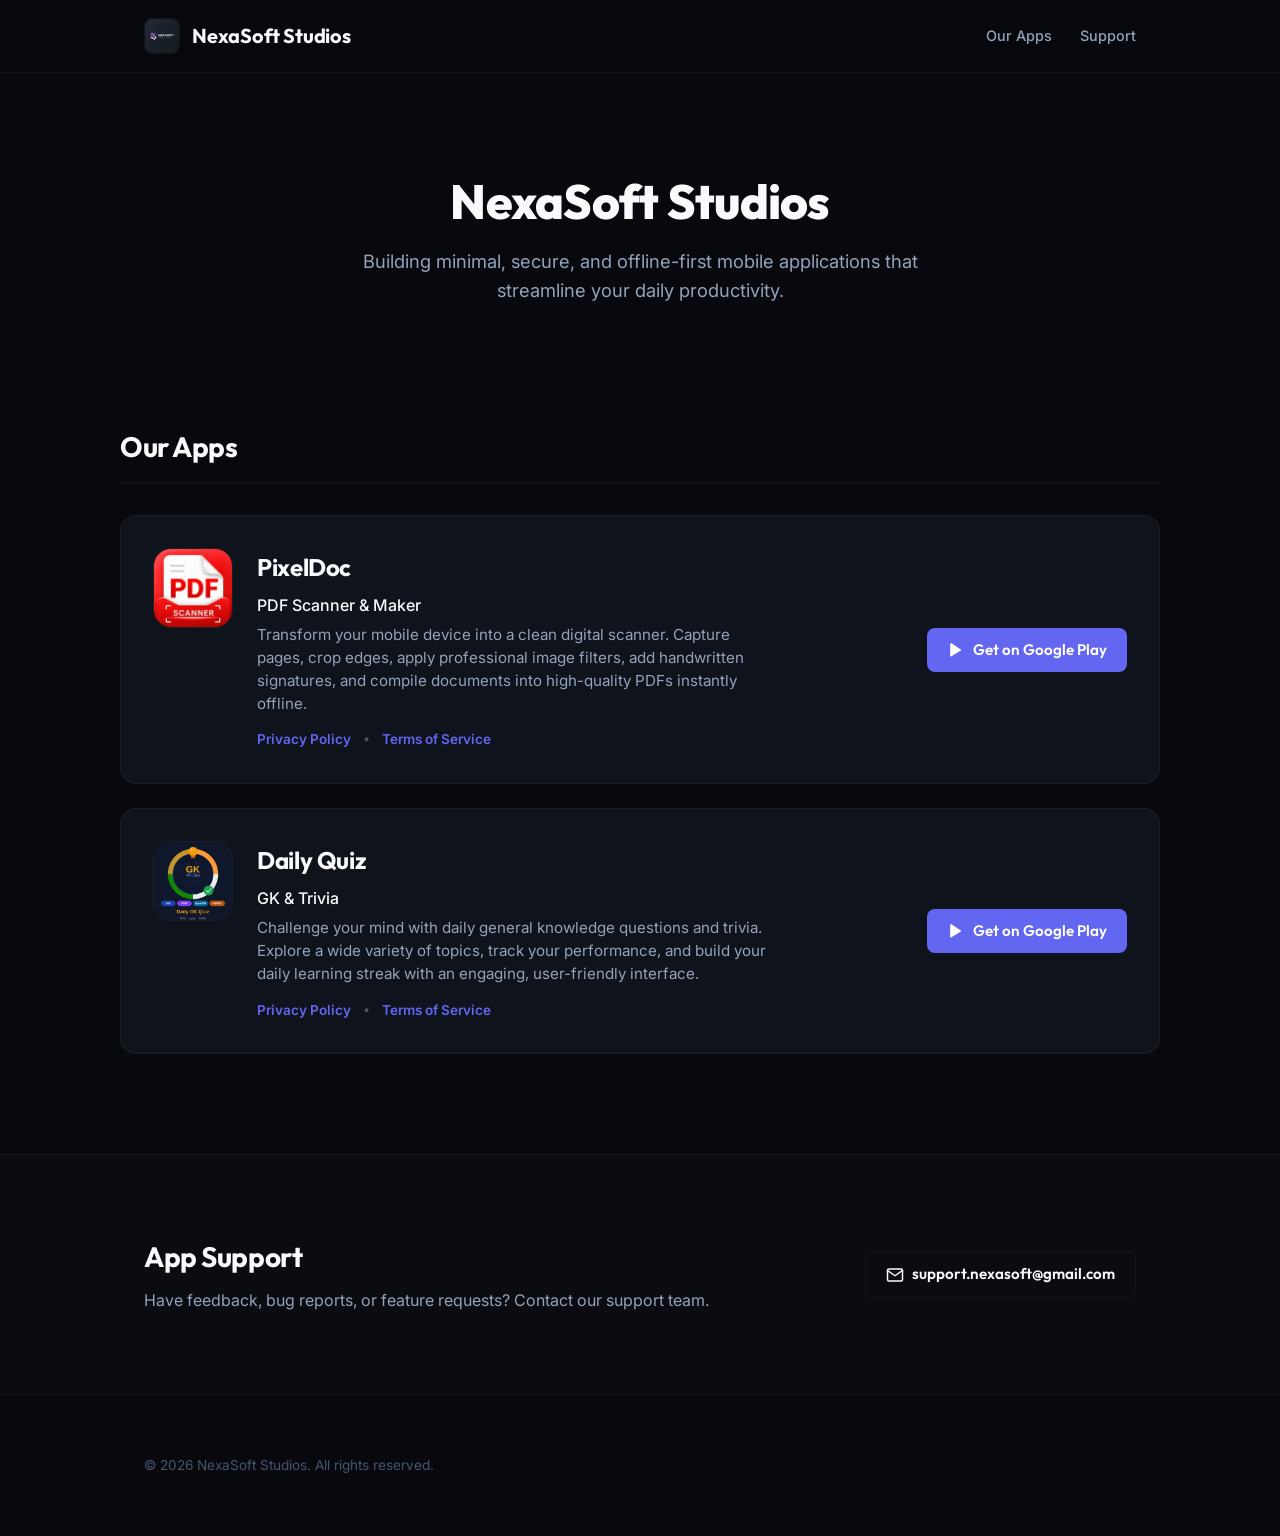
<file: index.html>
<!DOCTYPE html>
<html lang="en">
<head>
  <meta charset="UTF-8">
  <meta name="viewport" content="width=device-width, initial-scale=1.0">
  <meta name="description" content="NexaSoft Studios: Independent mobile app development studio crafting fast, offline-first, and functional utilities.">
  <title>NexaSoft Studios - Mobile App Studio</title>
  <link rel="stylesheet" href="style.css?v=1.0.2">
  <link rel="icon" type="image/png" href="favicon.png">
</head>
<body>

  <!-- Header Section -->
  <header>
    <div class="container nav-wrapper">
      <a href="index.html" class="logo">
        <img src="logo.png?v=1.0.2" alt="NexaSoft Studios Logo" class="logo-img">
        <span class="logo-text">NexaSoft Studios</span>
      </a>
      <ul class="nav-links">
        <li><a href="#apps" class="nav-link">Our Apps</a></li>
        <li><a href="#contact" class="nav-link">Support</a></li>
      </ul>
    </div>
  </header>

  <!-- Hero Section -->
  <section class="hero">
    <div class="container">
      <h1>NexaSoft Studios</h1>
      <p>Building minimal, secure, and offline-first mobile applications that streamline your daily productivity.</p>
    </div>
  </section>

  <!-- Showcase Section -->
  <section class="container showcase" id="apps">
    <h2 class="section-title">Our Apps</h2>
    <div class="app-grid">
      
      <!-- App 1: PixelDoc -->
      <div class="app-card">
        <div class="app-meta">
          <img src="pixeldoc_logo.png?v=1.0.2" alt="PixelDoc App Icon" class="app-icon">
          <div class="app-info">
            <h3 class="app-name">PixelDoc</h3>
            <p class="app-tagline">PDF Scanner & Maker</p>
            <p class="app-desc">
              Transform your mobile device into a clean digital scanner. Capture pages, crop edges, apply professional image filters, add handwritten signatures, and compile documents into high-quality PDFs instantly offline.
            </p>
            <div class="app-links">
              <a href="privacy-pixeldoc.html" class="app-link">Privacy Policy</a>
              <span style="color: var(--text-muted); font-size: 0.8rem;">&bull;</span>
              <a href="terms-pixeldoc.html" class="app-link">Terms of Service</a>
            </div>
          </div>
        </div>
        <div class="app-action">
          <a href="https://play.google.com/store/apps/details?id=com.nexasoft.snap2pdf" target="_blank" class="btn btn-primary">
            <svg width="18" height="18" viewBox="0 0 24 24" fill="currentColor">
              <path d="M5 3.22a.75.75 0 0 0-.75.75v16.06a.75.75 0 0 0 1.17.62l13.06-8.03a.75.75 0 0 0 0-1.24L6.42 3.35A.75.75 0 0 0 5 3.22z"/>
            </svg>
            Get on Google Play
          </a>
        </div>
      </div>

      <!-- App 2: Daily Quiz -->
      <div class="app-card">
        <div class="app-meta">
          <img src="dailyquiz_logo.png?v=1.0.2" alt="Daily Quiz App Icon" class="app-icon">
          <div class="app-info">
            <h3 class="app-name">Daily Quiz</h3>
            <p class="app-tagline">GK & Trivia</p>
            <p class="app-desc">
              Challenge your mind with daily general knowledge questions and trivia. Explore a wide variety of topics, track your performance, and build your daily learning streak with an engaging, user-friendly interface.
            </p>
            <div class="app-links">
              <a href="privacy-dailyquiz.html" class="app-link">Privacy Policy</a>
              <span style="color: var(--text-muted); font-size: 0.8rem;">&bull;</span>
              <a href="terms-dailyquiz.html" class="app-link">Terms of Service</a>
            </div>
          </div>
        </div>
        <div class="app-action">
          <a href="https://play.google.com/store/apps/details?id=com.nexasoft.dailyquiz" target="_blank" class="btn btn-primary">
            <svg width="18" height="18" viewBox="0 0 24 24" fill="currentColor">
              <path d="M5 3.22a.75.75 0 0 0-.75.75v16.06a.75.75 0 0 0 1.17.62l13.06-8.03a.75.75 0 0 0 0-1.24L6.42 3.35A.75.75 0 0 0 5 3.22z"/>
            </svg>
            Get on Google Play
          </a>
        </div>
      </div>

    </div>
  </section>

  <!-- Contact / Support Section -->
  <section class="contact" id="contact">
    <div class="container contact-content">
      <div class="contact-text">
        <h2>App Support</h2>
        <p>Have feedback, bug reports, or feature requests? Contact our support team.</p>
      </div>
      <div>
        <a href="mailto:support.nexasoft@gmail.com" class="btn btn-secondary">
          <svg width="18" height="18" viewBox="0 0 24 24" fill="none" stroke="currentColor" stroke-width="2" stroke-linecap="round" stroke-linejoin="round" style="display: block;">
            <path d="M4 4h16c1.1 0 2 .9 2 2v12c0 1.1-.9 2-2 2H4c-1.1 0-2-.9-2-2V6c0-1.1.9-2 2-2z"></path>
            <polyline points="22,6 12,13 2,6"></polyline>
          </svg>
          support.nexasoft@gmail.com
        </a>
      </div>
    </div>
  </section>

  <!-- Footer Section -->
  <footer>
    <div class="container footer-wrapper">
      <div class="footer-left">
        <p>&copy; 2026 NexaSoft Studios. All rights reserved.</p>
      </div>
    </div>
  </footer>

</body>
</html>
</file>
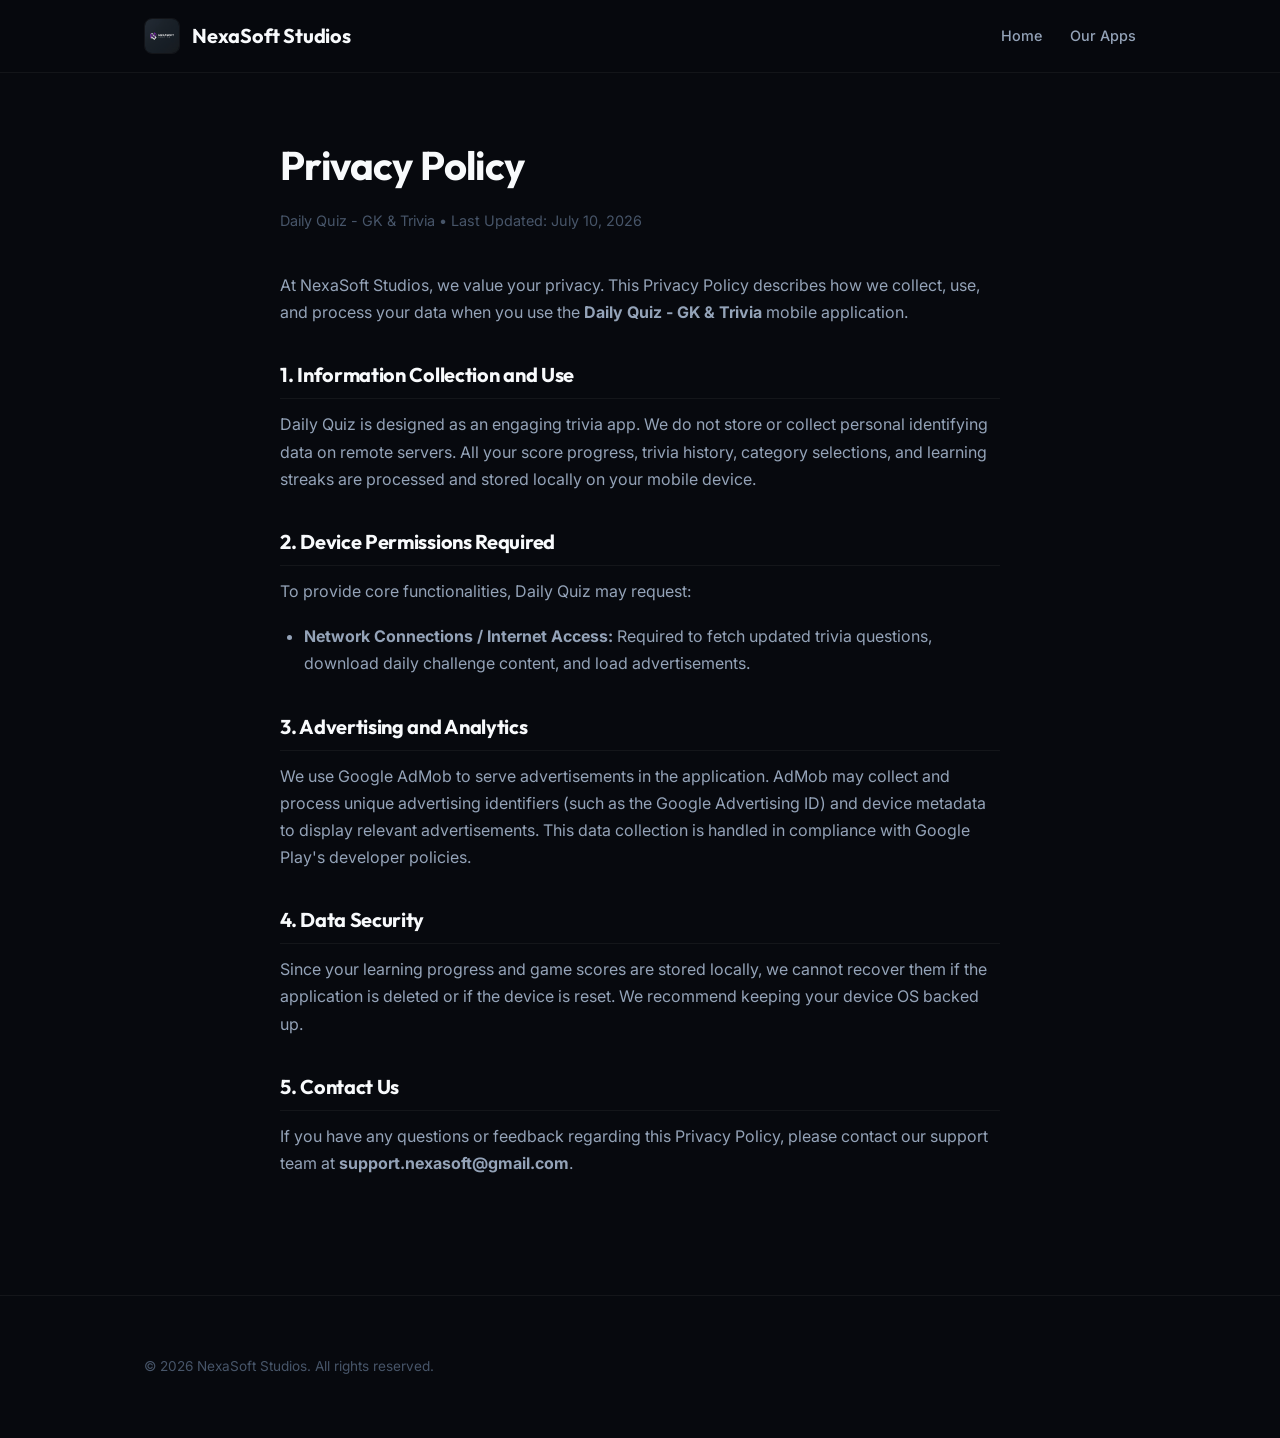
<file: privacy-dailyquiz.html>
<!DOCTYPE html>
<html lang="en">
<head>
  <meta charset="UTF-8">
  <meta name="viewport" content="width=device-width, initial-scale=1.0">
  <title>Privacy Policy - Daily Quiz</title>
  <link rel="stylesheet" href="style.css?v=1.0.2">
  <link rel="icon" type="image/png" href="favicon.png">
</head>
<body>

  <!-- Header Section -->
  <header>
    <div class="container nav-wrapper">
      <a href="index.html" class="logo">
        <img src="logo.png?v=1.0.2" alt="NexaSoft Studios Logo" class="logo-img">
        <span class="logo-text">NexaSoft Studios</span>
      </a>
      <ul class="nav-links">
        <li><a href="index.html" class="nav-link">Home</a></li>
        <li><a href="index.html#apps" class="nav-link">Our Apps</a></li>
      </ul>
    </div>
  </header>

  <!-- Document Body -->
  <main class="container doc-page">
    <div class="doc-header">
      <h1 class="doc-title">Privacy Policy</h1>
      <p class="doc-meta">Daily Quiz - GK & Trivia &bull; Last Updated: July 10, 2026</p>
    </div>
    
    <div class="doc-body">
      <p>At NexaSoft Studios, we value your privacy. This Privacy Policy describes how we collect, use, and process your data when you use the <strong>Daily Quiz - GK & Trivia</strong> mobile application.</p>
      
      <h3>1. Information Collection and Use</h3>
      <p>Daily Quiz is designed as an engaging trivia app. We do not store or collect personal identifying data on remote servers. All your score progress, trivia history, category selections, and learning streaks are processed and stored locally on your mobile device.</p>
      
      <h3>2. Device Permissions Required</h3>
      <p>To provide core functionalities, Daily Quiz may request:</p>
      <ul>
        <li><strong>Network Connections / Internet Access:</strong> Required to fetch updated trivia questions, download daily challenge content, and load advertisements.</li>
      </ul>

      <h3>3. Advertising and Analytics</h3>
      <p>We use Google AdMob to serve advertisements in the application. AdMob may collect and process unique advertising identifiers (such as the Google Advertising ID) and device metadata to display relevant advertisements. This data collection is handled in compliance with Google Play's developer policies.</p>

      <h3>4. Data Security</h3>
      <p>Since your learning progress and game scores are stored locally, we cannot recover them if the application is deleted or if the device is reset. We recommend keeping your device OS backed up.</p>

      <h3>5. Contact Us</h3>
      <p>If you have any questions or feedback regarding this Privacy Policy, please contact our support team at <strong>support.nexasoft@gmail.com</strong>.</p>
    </div>
  </main>

  <!-- Footer Section -->
  <footer>
    <div class="container footer-wrapper">
      <div class="footer-left">
        <p>&copy; 2026 NexaSoft Studios. All rights reserved.</p>
      </div>
    </div>
  </footer>

</body>
</html>
</file>
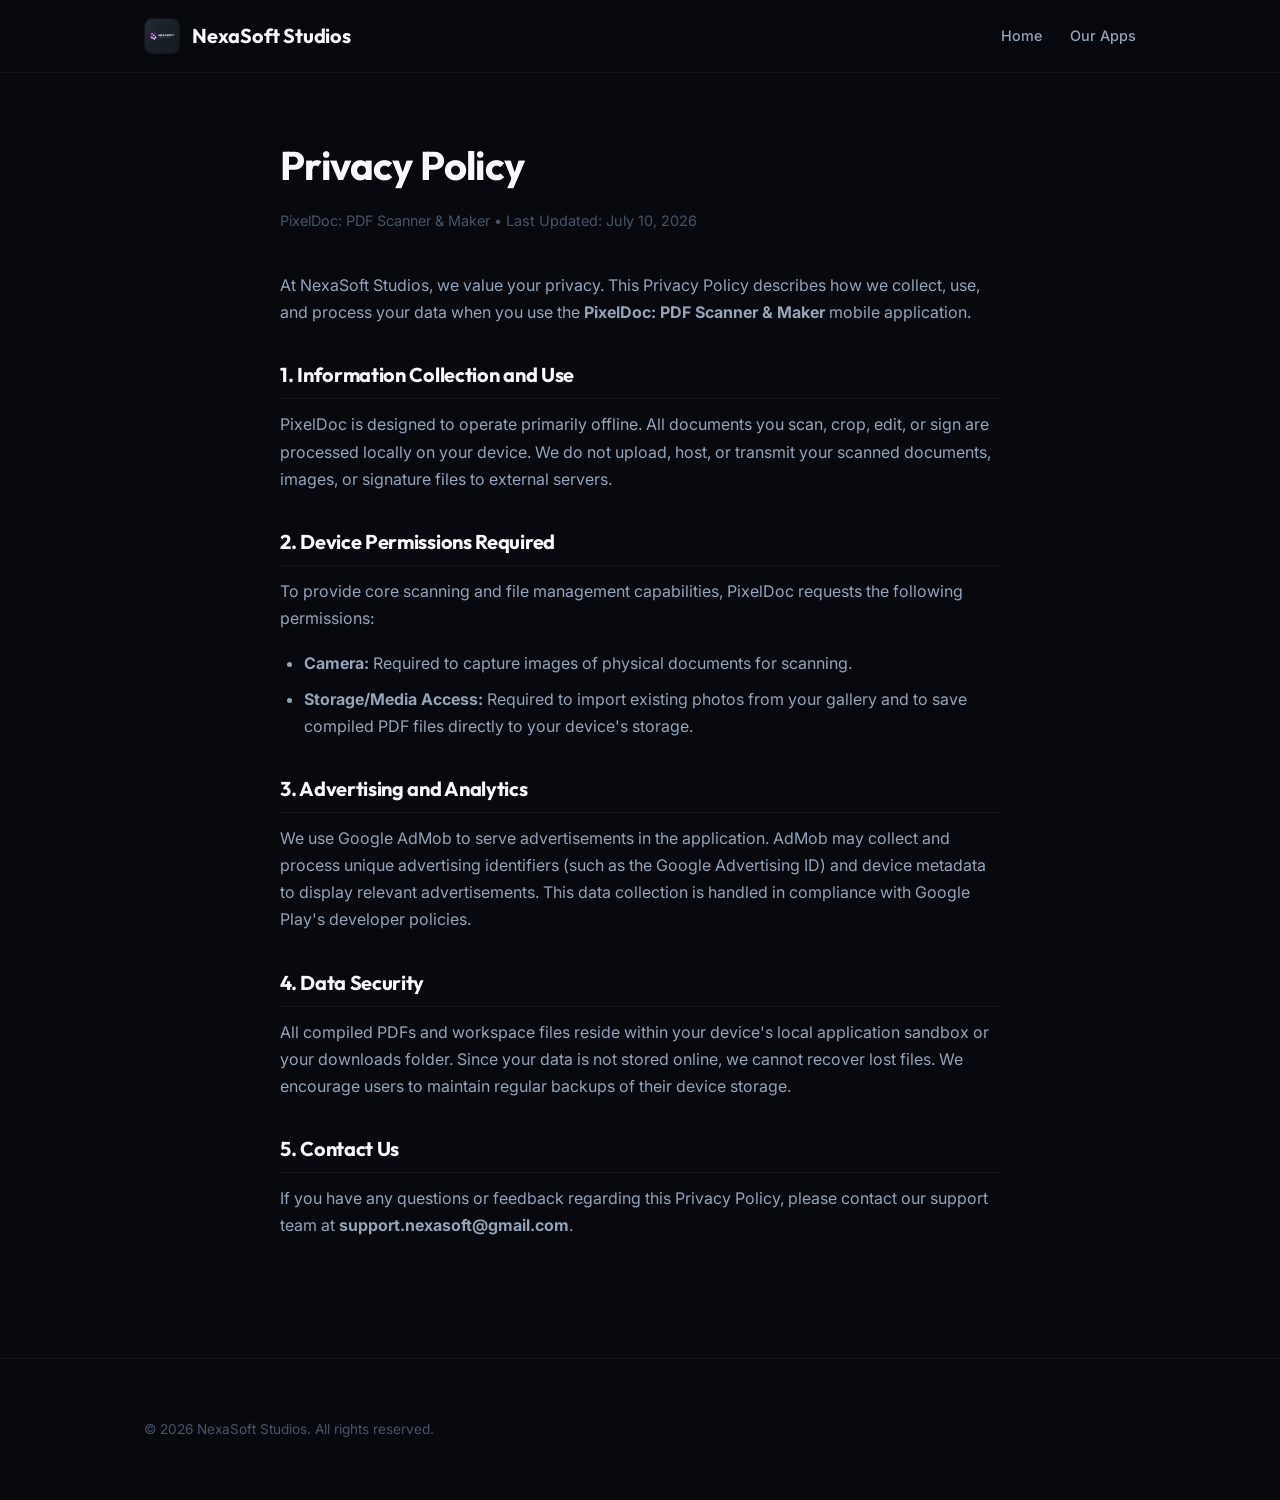
<file: privacy-pixeldoc.html>
<!DOCTYPE html>
<html lang="en">
<head>
  <meta charset="UTF-8">
  <meta name="viewport" content="width=device-width, initial-scale=1.0">
  <title>Privacy Policy - PixelDoc</title>
  <link rel="stylesheet" href="style.css?v=1.0.2">
  <link rel="icon" type="image/png" href="favicon.png">
</head>
<body>

  <!-- Header Section -->
  <header>
    <div class="container nav-wrapper">
      <a href="index.html" class="logo">
        <img src="logo.png?v=1.0.2" alt="NexaSoft Studios Logo" class="logo-img">
        <span class="logo-text">NexaSoft Studios</span>
      </a>
      <ul class="nav-links">
        <li><a href="index.html" class="nav-link">Home</a></li>
        <li><a href="index.html#apps" class="nav-link">Our Apps</a></li>
      </ul>
    </div>
  </header>

  <!-- Document Body -->
  <main class="container doc-page">
    <div class="doc-header">
      <h1 class="doc-title">Privacy Policy</h1>
      <p class="doc-meta">PixelDoc: PDF Scanner & Maker &bull; Last Updated: July 10, 2026</p>
    </div>
    
    <div class="doc-body">
      <p>At NexaSoft Studios, we value your privacy. This Privacy Policy describes how we collect, use, and process your data when you use the <strong>PixelDoc: PDF Scanner & Maker</strong> mobile application.</p>
      
      <h3>1. Information Collection and Use</h3>
      <p>PixelDoc is designed to operate primarily offline. All documents you scan, crop, edit, or sign are processed locally on your device. We do not upload, host, or transmit your scanned documents, images, or signature files to external servers.</p>
      
      <h3>2. Device Permissions Required</h3>
      <p>To provide core scanning and file management capabilities, PixelDoc requests the following permissions:</p>
      <ul>
        <li><strong>Camera:</strong> Required to capture images of physical documents for scanning.</li>
        <li><strong>Storage/Media Access:</strong> Required to import existing photos from your gallery and to save compiled PDF files directly to your device's storage.</li>
      </ul>

      <h3>3. Advertising and Analytics</h3>
      <p>We use Google AdMob to serve advertisements in the application. AdMob may collect and process unique advertising identifiers (such as the Google Advertising ID) and device metadata to display relevant advertisements. This data collection is handled in compliance with Google Play's developer policies.</p>

      <h3>4. Data Security</h3>
      <p>All compiled PDFs and workspace files reside within your device's local application sandbox or your downloads folder. Since your data is not stored online, we cannot recover lost files. We encourage users to maintain regular backups of their device storage.</p>

      <h3>5. Contact Us</h3>
      <p>If you have any questions or feedback regarding this Privacy Policy, please contact our support team at <strong>support.nexasoft@gmail.com</strong>.</p>
    </div>
  </main>

  <!-- Footer Section -->
  <footer>
    <div class="container footer-wrapper">
      <div class="footer-left">
        <p>&copy; 2026 NexaSoft Studios. All rights reserved.</p>
      </div>
    </div>
  </footer>

</body>
</html>
</file>
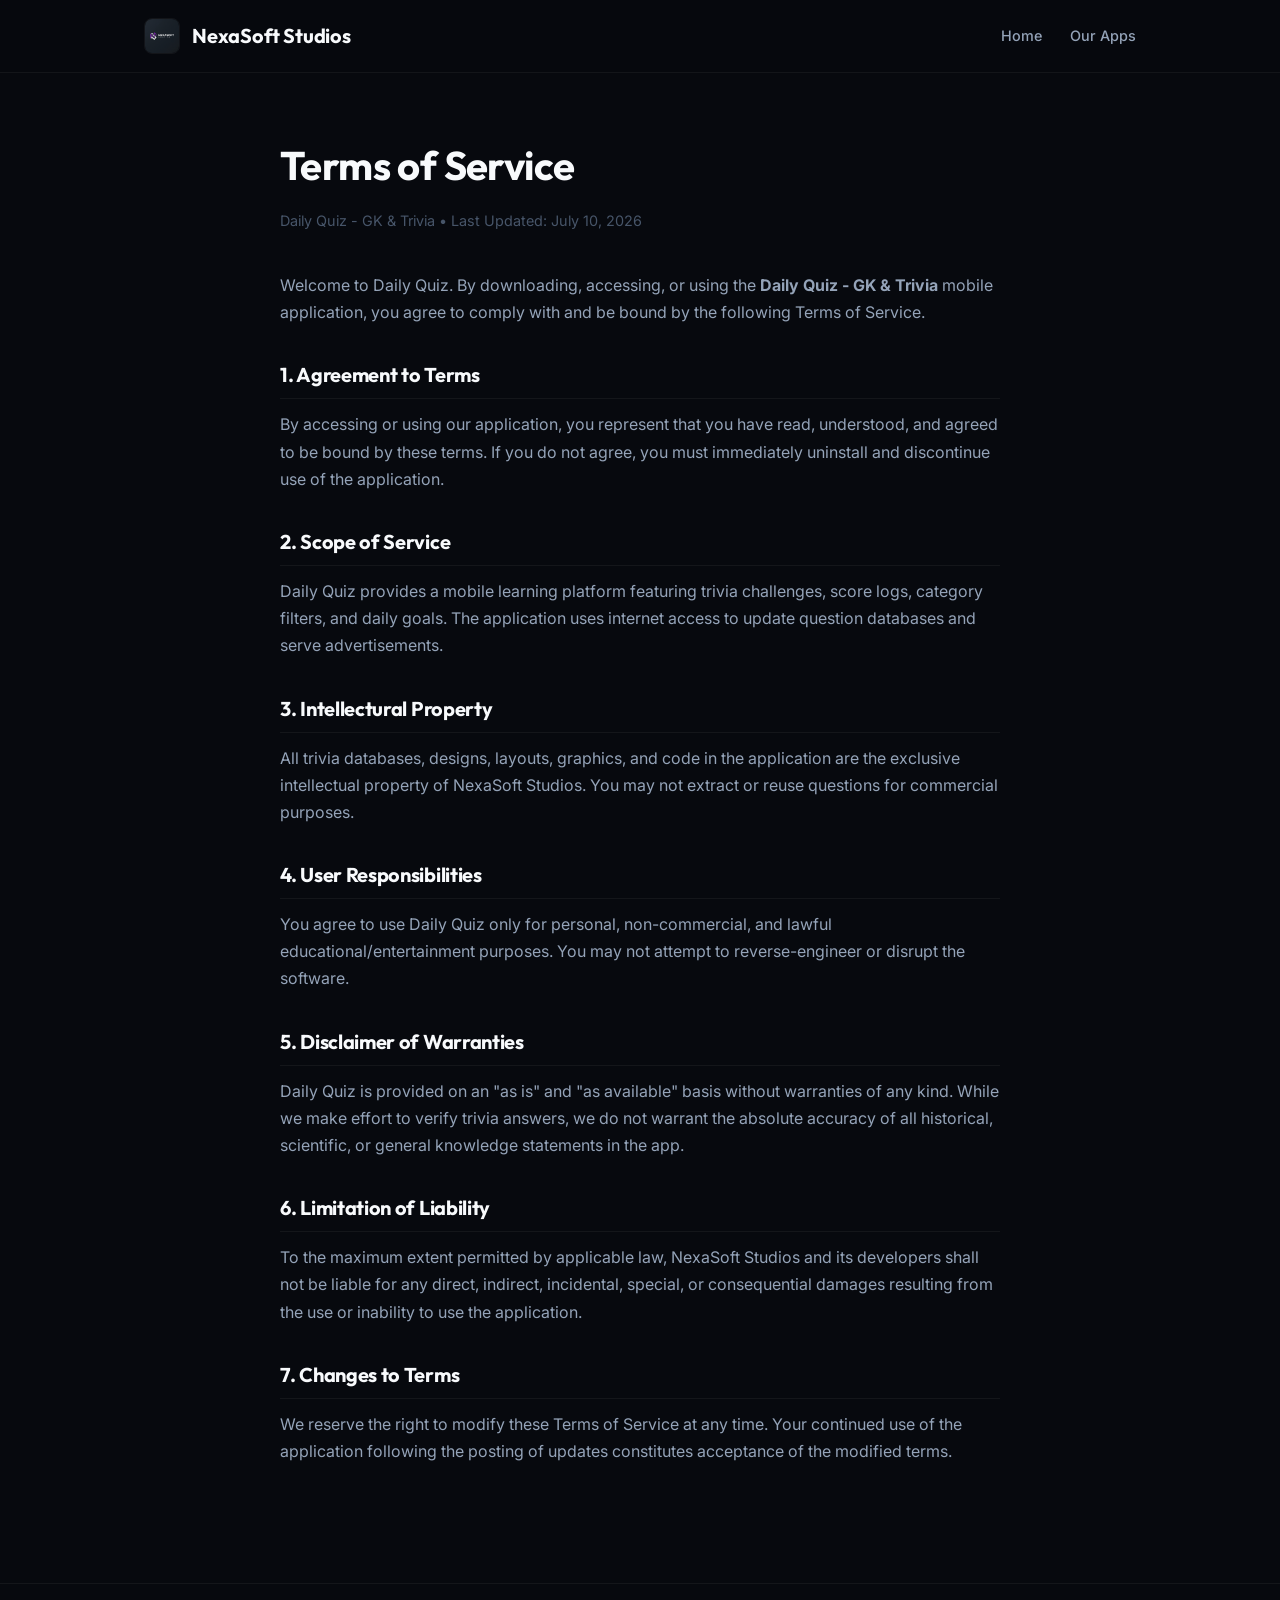
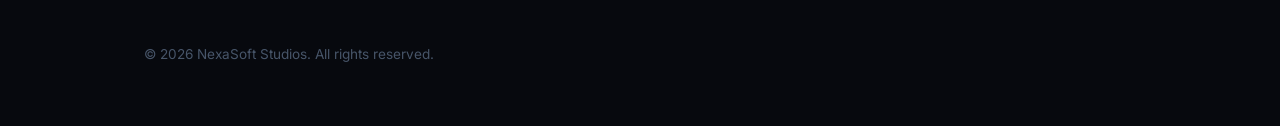
<file: terms-dailyquiz.html>
<!DOCTYPE html>
<html lang="en">
<head>
  <meta charset="UTF-8">
  <meta name="viewport" content="width=device-width, initial-scale=1.0">
  <title>Terms of Service - Daily Quiz</title>
  <link rel="stylesheet" href="style.css?v=1.0.2">
  <link rel="icon" type="image/png" href="favicon.png">
</head>
<body>

  <!-- Header Section -->
  <header>
    <div class="container nav-wrapper">
      <a href="index.html" class="logo">
        <img src="logo.png?v=1.0.2" alt="NexaSoft Studios Logo" class="logo-img">
        <span class="logo-text">NexaSoft Studios</span>
      </a>
      <ul class="nav-links">
        <li><a href="index.html" class="nav-link">Home</a></li>
        <li><a href="index.html#apps" class="nav-link">Our Apps</a></li>
      </ul>
    </div>
  </header>

  <!-- Document Body -->
  <main class="container doc-page">
    <div class="doc-header">
      <h1 class="doc-title">Terms of Service</h1>
      <p class="doc-meta">Daily Quiz - GK & Trivia &bull; Last Updated: July 10, 2026</p>
    </div>
    
    <div class="doc-body">
      <p>Welcome to Daily Quiz. By downloading, accessing, or using the <strong>Daily Quiz - GK & Trivia</strong> mobile application, you agree to comply with and be bound by the following Terms of Service.</p>
      
      <h3>1. Agreement to Terms</h3>
      <p>By accessing or using our application, you represent that you have read, understood, and agreed to be bound by these terms. If you do not agree, you must immediately uninstall and discontinue use of the application.</p>
      
      <h3>2. Scope of Service</h3>
      <p>Daily Quiz provides a mobile learning platform featuring trivia challenges, score logs, category filters, and daily goals. The application uses internet access to update question databases and serve advertisements.</p>
      
      <h3>3. Intellectural Property</h3>
      <p>All trivia databases, designs, layouts, graphics, and code in the application are the exclusive intellectual property of NexaSoft Studios. You may not extract or reuse questions for commercial purposes.</p>

      <h3>4. User Responsibilities</h3>
      <p>You agree to use Daily Quiz only for personal, non-commercial, and lawful educational/entertainment purposes. You may not attempt to reverse-engineer or disrupt the software.</p>

      <h3>5. Disclaimer of Warranties</h3>
      <p>Daily Quiz is provided on an "as is" and "as available" basis without warranties of any kind. While we make effort to verify trivia answers, we do not warrant the absolute accuracy of all historical, scientific, or general knowledge statements in the app.</p>

      <h3>6. Limitation of Liability</h3>
      <p>To the maximum extent permitted by applicable law, NexaSoft Studios and its developers shall not be liable for any direct, indirect, incidental, special, or consequential damages resulting from the use or inability to use the application.</p>

      <h3>7. Changes to Terms</h3>
      <p>We reserve the right to modify these Terms of Service at any time. Your continued use of the application following the posting of updates constitutes acceptance of the modified terms.</p>
    </div>
  </main>

  <!-- Footer Section -->
  <footer>
    <div class="container footer-wrapper">
      <div class="footer-left">
        <p>&copy; 2026 NexaSoft Studios. All rights reserved.</p>
      </div>
    </div>
  </footer>

</body>
</html>
</file>
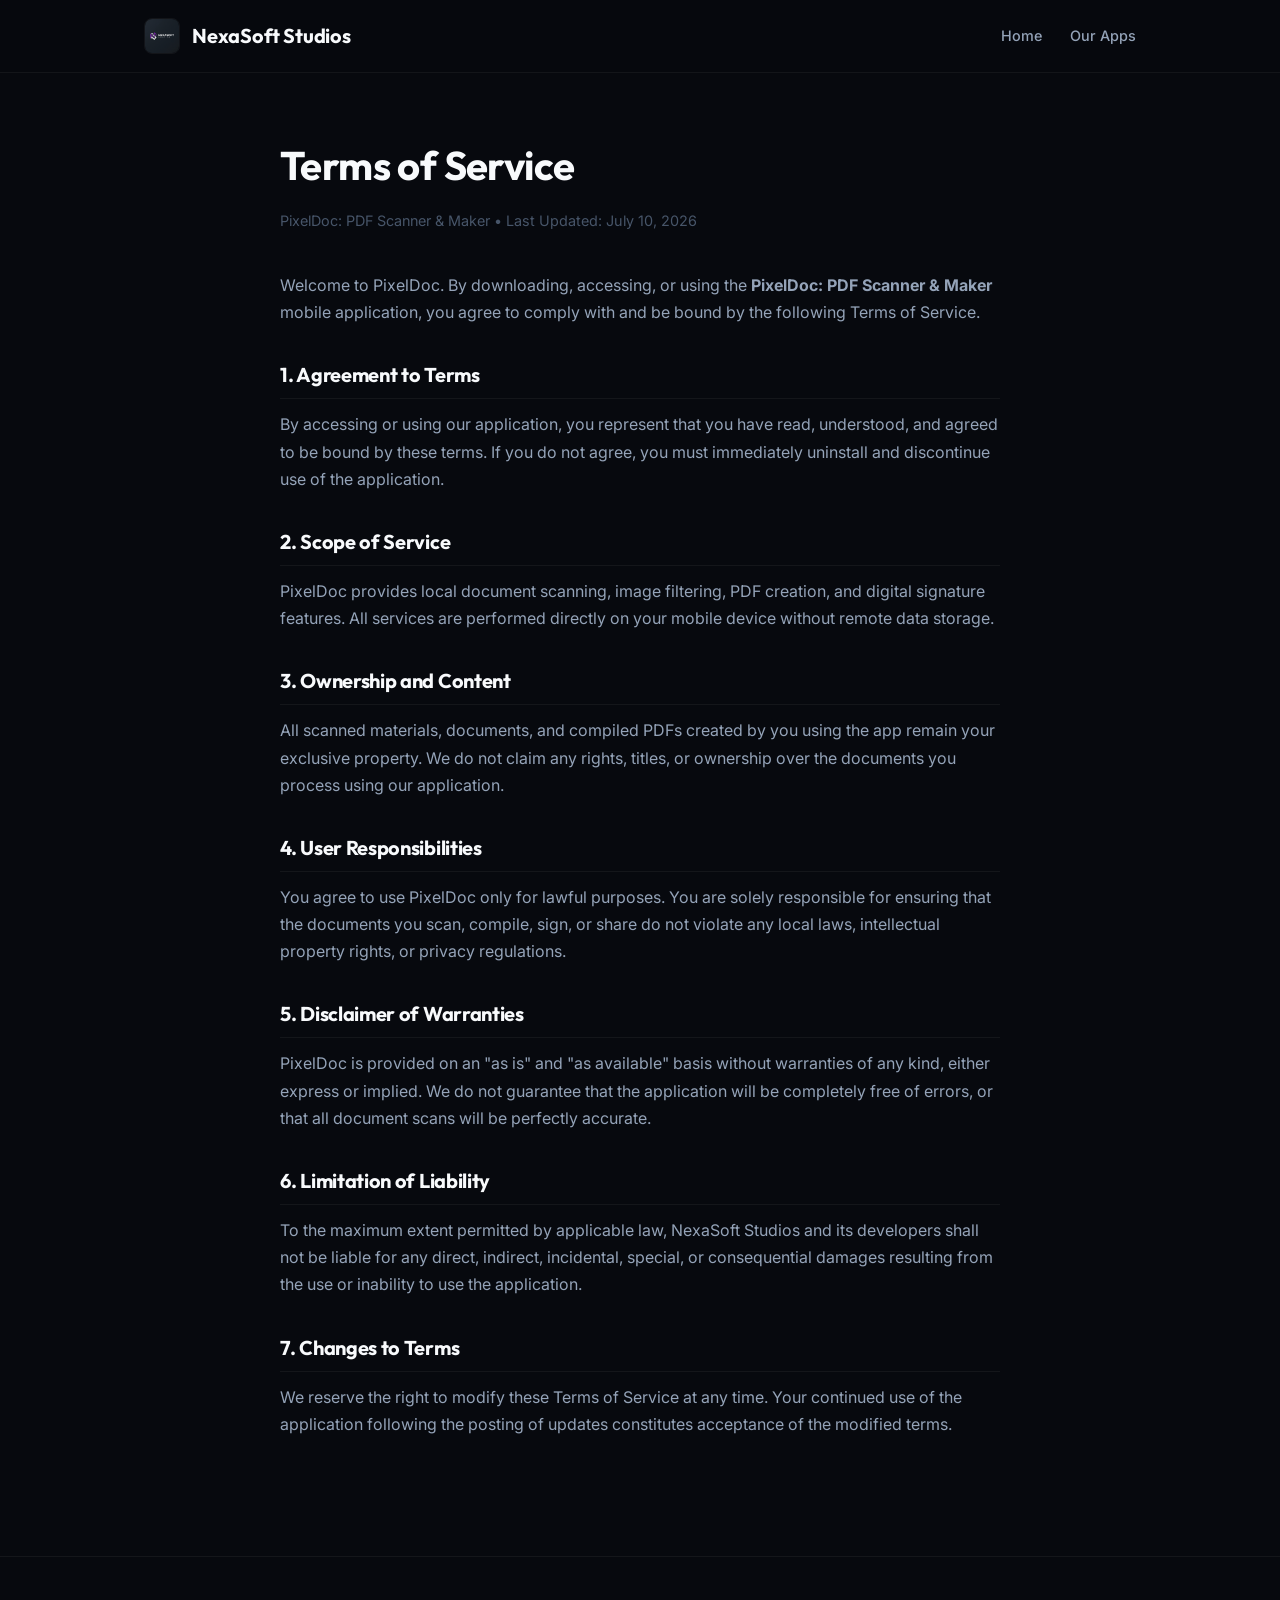
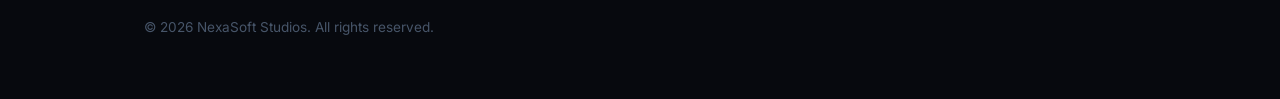
<file: terms-pixeldoc.html>
<!DOCTYPE html>
<html lang="en">
<head>
  <meta charset="UTF-8">
  <meta name="viewport" content="width=device-width, initial-scale=1.0">
  <title>Terms of Service - PixelDoc</title>
  <link rel="stylesheet" href="style.css?v=1.0.2">
  <link rel="icon" type="image/png" href="favicon.png">
</head>
<body>

  <!-- Header Section -->
  <header>
    <div class="container nav-wrapper">
      <a href="index.html" class="logo">
        <img src="logo.png?v=1.0.2" alt="NexaSoft Studios Logo" class="logo-img">
        <span class="logo-text">NexaSoft Studios</span>
      </a>
      <ul class="nav-links">
        <li><a href="index.html" class="nav-link">Home</a></li>
        <li><a href="index.html#apps" class="nav-link">Our Apps</a></li>
      </ul>
    </div>
  </header>

  <!-- Document Body -->
  <main class="container doc-page">
    <div class="doc-header">
      <h1 class="doc-title">Terms of Service</h1>
      <p class="doc-meta">PixelDoc: PDF Scanner & Maker &bull; Last Updated: July 10, 2026</p>
    </div>
    
    <div class="doc-body">
      <p>Welcome to PixelDoc. By downloading, accessing, or using the <strong>PixelDoc: PDF Scanner & Maker</strong> mobile application, you agree to comply with and be bound by the following Terms of Service.</p>
      
      <h3>1. Agreement to Terms</h3>
      <p>By accessing or using our application, you represent that you have read, understood, and agreed to be bound by these terms. If you do not agree, you must immediately uninstall and discontinue use of the application.</p>
      
      <h3>2. Scope of Service</h3>
      <p>PixelDoc provides local document scanning, image filtering, PDF creation, and digital signature features. All services are performed directly on your mobile device without remote data storage.</p>
      
      <h3>3. Ownership and Content</h3>
      <p>All scanned materials, documents, and compiled PDFs created by you using the app remain your exclusive property. We do not claim any rights, titles, or ownership over the documents you process using our application.</p>

      <h3>4. User Responsibilities</h3>
      <p>You agree to use PixelDoc only for lawful purposes. You are solely responsible for ensuring that the documents you scan, compile, sign, or share do not violate any local laws, intellectual property rights, or privacy regulations.</p>

      <h3>5. Disclaimer of Warranties</h3>
      <p>PixelDoc is provided on an "as is" and "as available" basis without warranties of any kind, either express or implied. We do not guarantee that the application will be completely free of errors, or that all document scans will be perfectly accurate.</p>

      <h3>6. Limitation of Liability</h3>
      <p>To the maximum extent permitted by applicable law, NexaSoft Studios and its developers shall not be liable for any direct, indirect, incidental, special, or consequential damages resulting from the use or inability to use the application.</p>

      <h3>7. Changes to Terms</h3>
      <p>We reserve the right to modify these Terms of Service at any time. Your continued use of the application following the posting of updates constitutes acceptance of the modified terms.</p>
    </div>
  </main>

  <!-- Footer Section -->
  <footer>
    <div class="container footer-wrapper">
      <div class="footer-left">
        <p>&copy; 2026 NexaSoft Studios. All rights reserved.</p>
      </div>
    </div>
  </footer>

</body>
</html>
</file>
<file: style.css>
@import url('https://fonts.googleapis.com/css2?family=Inter:wght@300;400;500;600;700&family=Outfit:wght@400;500;600;700;800&display=swap');

:root {
  --bg-color: #07090e;
  --card-bg: #0f131c;
  --border-color: rgba(255, 255, 255, 0.05);
  --border-hover: rgba(255, 255, 255, 0.12);
  --text-primary: #f8fafc;
  --text-secondary: #94a3b8;
  --text-muted: #475569;
  --primary: #6366f1;
  --primary-hover: #4f46e5;
  --font-display: 'Outfit', sans-serif;
  --font-sans: 'Inter', sans-serif;
  --transition-fast: all 0.2s cubic-bezier(0.4, 0, 0.2, 1);
  --container-width: 1040px;
}

* {
  box-sizing: border-box;
  margin: 0;
  padding: 0;
}

body {
  background-color: var(--bg-color);
  color: var(--text-secondary);
  font-family: var(--font-sans);
  line-height: 1.6;
  -webkit-font-smoothing: antialiased;
  -moz-osx-font-smoothing: grayscale;
}

/* Base Layout */
.container {
  max-width: var(--container-width);
  margin: 0 auto;
  padding: 0 24px;
}

header {
  border-bottom: 1px solid var(--border-color);
  background-color: rgba(7, 9, 14, 0.8);
  backdrop-filter: blur(12px);
  position: sticky;
  top: 0;
  width: 100%;
  z-index: 100;
}

.nav-wrapper {
  display: flex;
  justify-content: space-between;
  align-items: center;
  height: 72px;
}

.logo {
  display: flex;
  align-items: center;
  gap: 12px;
  text-decoration: none;
}

.logo-img {
  width: 36px;
  height: 36px;
  border-radius: 8px;
  object-fit: cover;
  border: 1px solid rgba(255, 255, 255, 0.05);
}

.logo-text {
  font-family: var(--font-display);
  font-size: 1.25rem;
  font-weight: 700;
  color: var(--text-primary);
  letter-spacing: -0.01em;
}

.nav-links {
  display: flex;
  gap: 28px;
  list-style: none;
  align-items: center;
}

.nav-link {
  color: var(--text-secondary);
  text-decoration: none;
  font-size: 0.9rem;
  font-weight: 500;
  transition: var(--transition-fast);
}

.nav-link:hover {
  color: var(--text-primary);
}

/* Typography */
h1, h2, h3, h4 {
  font-family: var(--font-display);
  color: var(--text-primary);
  font-weight: 700;
  letter-spacing: -0.015em;
}

/* Buttons */
.btn {
  display: inline-flex;
  align-items: center;
  justify-content: center;
  gap: 8px;
  padding: 10px 20px;
  border-radius: 8px;
  font-family: var(--font-display);
  font-weight: 600;
  font-size: 0.95rem;
  text-decoration: none;
  transition: var(--transition-fast);
  cursor: pointer;
  border: none;
}

.btn-primary {
  background-color: var(--primary);
  color: #fff;
}

.btn-primary:hover {
  background-color: var(--primary-hover);
}

.btn-secondary {
  background-color: transparent;
  color: var(--text-primary);
  border: 1px solid var(--border-color);
}

.btn-secondary:hover {
  background-color: rgba(255, 255, 255, 0.03);
  border-color: rgba(255, 255, 255, 0.15);
}

/* Hero Section */
.hero {
  padding: 100px 0 60px 0;
  text-align: center;
}

.hero h1 {
  font-size: 3rem;
  line-height: 1.2;
  margin-bottom: 16px;
  font-weight: 800;
}

.hero p {
  font-size: 1.15rem;
  color: var(--text-secondary);
  max-width: 580px;
  margin: 0 auto;
}

/* Featured Apps / Products Showcase */
.showcase {
  padding: 60px 0 100px 0;
}

.section-title {
  font-size: 1.75rem;
  margin-bottom: 32px;
  border-bottom: 1px solid var(--border-color);
  padding-bottom: 12px;
}

.app-grid {
  display: flex;
  flex-direction: column;
  gap: 24px;
}

.app-card {
  background-color: var(--card-bg);
  border: 1px solid var(--border-color);
  border-radius: 16px;
  padding: 32px;
  display: flex;
  justify-content: space-between;
  align-items: center;
  gap: 40px;
  transition: var(--transition-fast);
}

.app-card:hover {
  border-color: var(--border-hover);
  transform: translateY(-2px);
}

@media (max-width: 768px) {
  .app-card {
    flex-direction: column;
    align-items: flex-start;
    gap: 24px;
    padding: 24px;
  }
}

.app-meta {
  display: flex;
  gap: 24px;
  align-items: flex-start;
}

@media (max-width: 480px) {
  .app-meta {
    flex-direction: column;
    gap: 16px;
  }
}

.app-icon {
  width: 80px;
  height: 80px;
  border-radius: 18px;
  object-fit: cover;
  border: 1px solid rgba(255, 255, 255, 0.05);
}

.app-info {
  display: flex;
  flex-direction: column;
  gap: 6px;
}

.app-name {
  font-size: 1.5rem;
  font-weight: 700;
}

.app-tagline {
  color: var(--text-primary);
  font-size: 1rem;
  font-weight: 500;
}

.app-desc {
  color: var(--text-secondary);
  font-size: 0.95rem;
  max-width: 520px;
  line-height: 1.5;
}

.app-links {
  display: flex;
  gap: 12px;
  margin-top: 8px;
}

.app-link {
  color: var(--primary);
  text-decoration: none;
  font-size: 0.85rem;
  font-weight: 600;
  transition: var(--transition-fast);
}

.app-link:hover {
  text-decoration: underline;
}

.app-action {
  flex-shrink: 0;
}

@media (max-width: 768px) {
  .app-action {
    width: 100%;
  }
  .app-action .btn {
    width: 100%;
  }
}

/* Contact / Support Section */
.contact {
  padding: 80px 0;
  border-top: 1px solid var(--border-color);
  background-color: rgba(255, 255, 255, 0.01);
}

.contact-content {
  display: flex;
  justify-content: space-between;
  align-items: center;
  gap: 30px;
}

@media (max-width: 640px) {
  .contact-content {
    flex-direction: column;
    align-items: flex-start;
  }
}

.contact-text h2 {
  font-size: 1.75rem;
  margin-bottom: 8px;
}

.contact-text p {
  font-size: 1rem;
  color: var(--text-secondary);
}

/* Standalone Document Layouts (Privacy/Terms Pages) */
.doc-page {
  padding: 60px 0 100px 0;
  max-width: 720px;
  margin: 0 auto;
}

.doc-header {
  margin-bottom: 40px;
}

.doc-title {
  font-size: 2.5rem;
  margin-bottom: 12px;
}

.doc-meta {
  font-size: 0.9rem;
  color: var(--text-muted);
}

.doc-body {
  font-size: 1rem;
  line-height: 1.7;
  color: var(--text-secondary);
}

.doc-body h3 {
  font-size: 1.25rem;
  margin: 32px 0 12px 0;
  color: var(--text-primary);
  border-bottom: 1px solid var(--border-color);
  padding-bottom: 6px;
}

.doc-body p {
  margin-bottom: 18px;
}

.doc-body ul {
  margin: 12px 0 24px 24px;
}

.doc-body li {
  margin-bottom: 8px;
}

/* Footer Section */
footer {
  border-top: 1px solid var(--border-color);
  padding: 60px 0;
  font-size: 0.85rem;
  color: var(--text-muted);
}

.footer-wrapper {
  display: flex;
  justify-content: space-between;
  align-items: center;
}

@media (max-width: 600px) {
  .footer-wrapper {
    flex-direction: column;
    gap: 20px;
    align-items: flex-start;
  }
}

.footer-left {
  display: flex;
  flex-direction: column;
  gap: 8px;
}

.footer-right {
  display: flex;
  gap: 24px;
}

.footer-nav-link {
  color: var(--text-muted);
  text-decoration: none;
  transition: var(--transition-fast);
}

.footer-nav-link:hover {
  color: var(--text-secondary);
}
</file>
